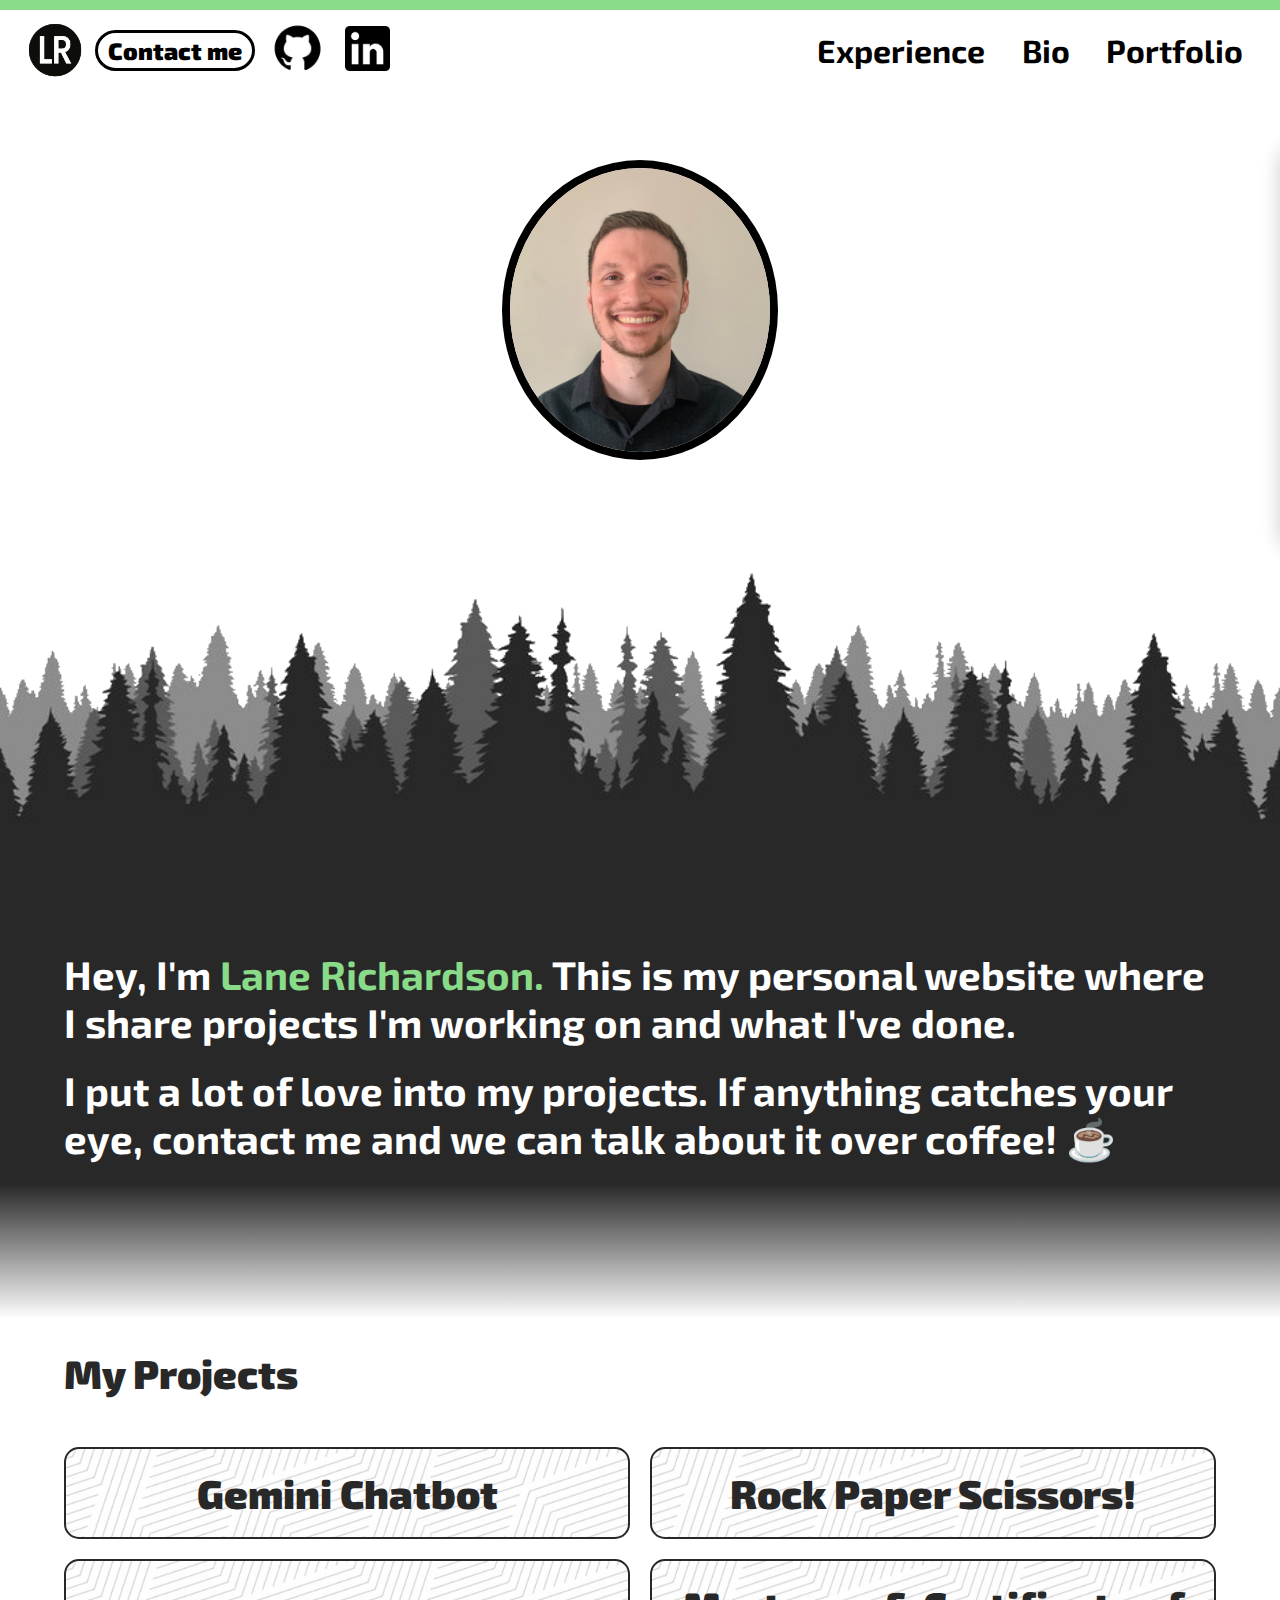
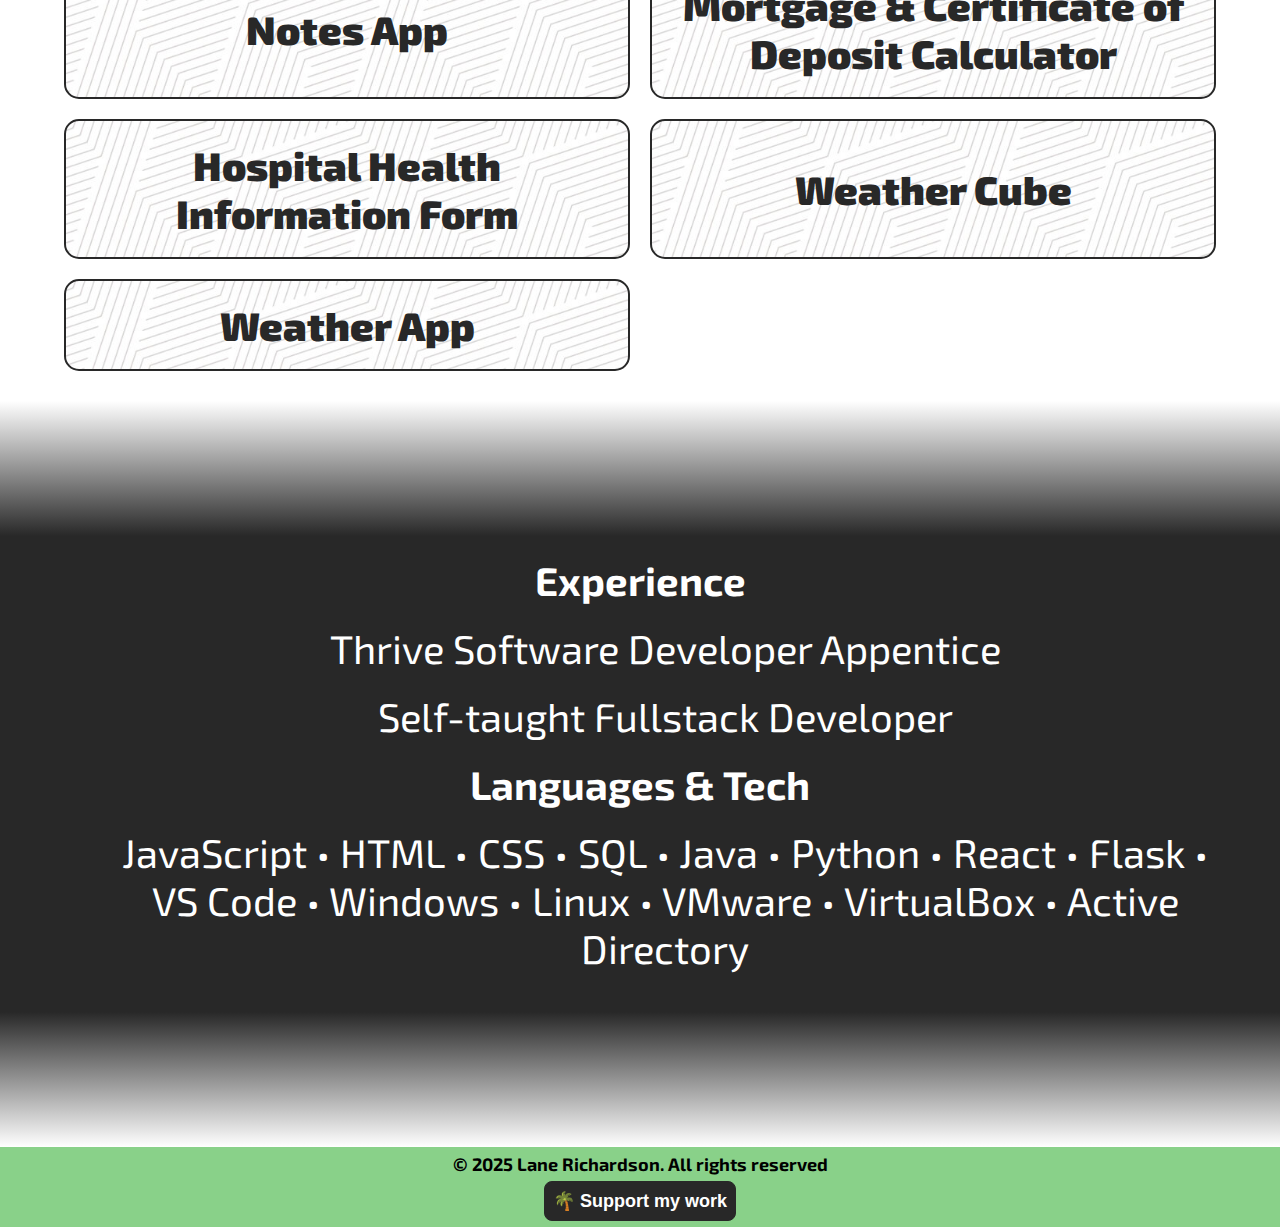
<file: index.html>
<!DOCTYPE html>
<html lang="en">
  <head>
    <meta charset="UTF-8" />
    <meta name="viewport" content="width=device-width, initial-scale=1.0" />
    <title>Lane Richardson</title>
    <link rel="stylesheet" href="styles/index.css" />
    <link rel="icon" href="images/favicon.ico" type="image/x-icon" />
    <link rel="preconnect" href="https://fonts.googleapis.com" />
    <link rel="preconnect" href="https://fonts.gstatic.com" crossorigin />
    <link
      href="https://fonts.googleapis.com/css2?family=Exo+2:ital,wght@0,100..900;1,100..900&family=Merienda:wght@300..900&display=swap"
      rel="stylesheet"
    />
  </head>
  <body>
    <!-- Header and navbar at top of the page -->
    <header>
      <div id="above-header-bar"></div>
      <div id="navbar-container">
        <div class="contact-wrapper">
          <img src="images/logo.png" alt="logo" id="logo" class="pointer" />
          <div id="contact-main" class="contact-me pointer">Contact me</div>
          <a href="https://github.com/LaneLR" target="_blank"
            ><img class="pointer github" src="images/github.png"
          /></a>
          <a href="www.linkedin.com/in/lanelr" target="_blank"
            ><img class="pointer linkedin" src="images/linkedin.png"
          /></a>
        </div>
        <nav id="navbar">
          <p class="pointer"><a href="#exp-transition">Experience</a></p>
          <p class="pointer"><a href="#section-2">Bio</a></p>
          <p class="pointer"><a href="#portfolio-transition">Portfolio</a></p>
        </nav>
      </div>
    </header>
    <main>
      <div id="moving-navbar">
        <div class="mobile-nav-left">
          <img
            src="images/logo.png"
            alt="logo"
            id="logo"
            class="pointer small-logo"
          />
          <div id="contact-mobile" class="contact-me pointer">Contact me</div>
          <a href="https://github.com/LaneLR" target="_blank"
            ><img class="pointer github" src="images/github.png"
          /></a>
          <a href="www.linkedin.com/in/lanelr" target="_blank"
            ><img class="pointer linkedin" src="images/linkedin.png"
          /></a>
        </div>

        <nav id="mobile-navbar">
          <p class="pointer small-text">
            <a href="#exp-transition">Experience</a>
          </p>
          <p class="pointer small-text"><a href="#section-2">Bio</a></p>
          <p class="pointer small-text">
            <a href="#portfolio-transition">Portfolio</a>
          </p>
        </nav>
      </div>
      <section id="contact-menu">
        <div id="contact-row">
          <div class="contact-bar">
            <h3 id="contactform-title">Send me an email!</h3>
            <button id="exit-contact">X</button>
          </div>

          <input id="contact-title" type="text" placeholder="Message title" />
          <textarea row="10" placeholder="Additional comments..."></textarea>
          <button id="submit" class="submitBtn" type="submit">Send</button>
        </div>
      </section>
      <section id="section-1">
        <img id="profile-pic" alt="Lane Richardson" src="images/selfie.jpg" />
      </section>
      <section id="section-2">
        <img
          class="bkgd-img"
          alt="Silhouette of a forest"
          src="images/forest-silhouette.png"
        />
      </section>
      <section id="section-3">
        <p class="text-info-w">
          Hey, I'm <span class="mint">Lane Richardson.</span> This is my
          personal website where I share projects I'm working on and what I've
          done.
        </p>
        <p class="text-info-w">
          I put a lot of love into my projects. If anything catches your eye,
          contact me and we can talk about it over coffee! ☕
        </p>
      </section>
      <section id="portfolio-transition" class="transition-bw"></section>
      <section id="section-4">
        <p class="text-info-b margin-bottom">My Projects</p>
        <div class="grid">
          <a
            href="https://github.com/LaneLR/gemini-chatbot"
            target="_blank"
            class="item pointer"
            >Gemini Chatbot</a
          >
          <a class="item pointer">Rock Paper Scissors!</a>
          <a class="item pointer">Notes App</a>
          <a class="item pointer"
            >Mortgage & Certificate of Deposit Calculator</a
          >
          <a class="item pointer">Hospital Health Information Form</a>
          <a class="item pointer">Weather Cube</a>
          <a class="item pointer">Weather App</a>
        </div>
      </section>
      <section id="exp-transition" class="transition-wb"></section>
      <section id="section-5">
        <p class="text-info-w">Experience</p>
        <p class="text-info-w-small">Thrive Software Developer Appentice</p>
        <p class="text-info-w-small">Self-taught Fullstack Developer</p>
        <p class="text-info-w">Languages & Tech</p>
        <p class="text-info-w-small min-width-200 max-width-500">
          JavaScript • HTML • CSS • SQL • Java • Python • React • Flask • VS
          Code • Windows • Linux • VMware • VirtualBox • Active Directory
        </p>
      </section>
      <section class="transition-bw"></section>
      <section id="section-6"></section>
    </main>
    <footer>
      <p id="footer-txt">© 2025 Lane Richardson. All rights reserved</p>
      <button id="supportbtn" class="pointer">🌴 Support my work</button>
    </footer>
  </body>
  <script src="scripts/index.js"></script>
</html>
</file>
<file: styles/index.css>
* {
  padding: 0;
  margin: 0;
  box-sizing: border-box;
}

html {
  font-family: "Exo 2", sans-serif;
  scroll-behavior: smooth;
  overflow-x: hidden;
}

a {
  color: inherit;
  text-decoration: none;
}

.mint {
  color: rgb(137, 219, 137);
}

.align-center {
  align-items: center;
  justify-content: center;
}

.pointer {
  cursor: pointer;
}

#above-header-bar {
  background-color: rgb(137, 219, 137);
  height: 10px;
  width: 100vw;
}

header {
  width: 100vw;
  background-position: left;
  user-select: none;
}

.contact-wrapper {
  display: flex;
  justify-content: left;
  text-align: left;
  align-items: center;
  padding-left: 10px;
}

.contact-me {
  display: inline;
  color: black;
  border: black 3px solid;
  min-width: 160px;
  text-align: center;
  border-radius: 26px;
  font-size: 1.5em;
  font-weight: 900;
  padding: 3px 6px;
  margin: 0 5px;
}

#navbar-container,
#moving-navbar {
  display: flex;
  justify-content: space-between;
  align-items: center;
  padding-left: 10px;
}

.github {
  width: 55px;
  height: 55px;
  margin: 0 10px;
}

.linkedin {
  width: 45px;
  height: 45px;
  margin: 0 10px;
}

#moving-navbar {
  position: fixed;
  top: -140px;
  left: 0;
  width: 100%;
  height: 60px;
  background-color: rgb(137, 219, 137);
  color: #282828;
  text-align: center;
  z-index: 10;
  transition: top 0.7s ease;
  border-bottom-right-radius: 15px;
  border-bottom-left-radius: 15px;
}

.mobile-nav-left {
  display: flex;
  justify-content: left;
  align-items: center;
}

#moving-navbar.active {
  top: 0;
}

#navbar,
#mobile-navbar {
  display: flex;
  justify-content: space-evenly;
  align-items: center;
  min-width: 500px;
  max-width: 700px;
  height: 80px;
  font-weight: 700;
  font-size: 2em;
}

#navbar {
  padding-right: 0px;
}

#logo {
  width: 70px;
  height: 70px;
}

.small-logo {
  max-width: 60px;
  max-height: 60px;
}

.small-text {
  font-size: 0.8em;
}

.wbg {
  background-color: white;
}

#contactform-title {
  color: #282828;
  font-size: 20px;
}

#contact-row {
  display: flex;
  flex-direction: column;
  justify-content: space-evenly;
  align-items: center;
  height: 100%;
}

.contact-bar {
  display: flex;
  justify-content: space-between;
  align-items: center;
  width: 90%;
  margin-top: -10px;
}

.submitBtn {
  width: 90%;
  padding: 10px;
  border: 1px white solid;
  background-color: #282828;
  color: white;
  font-size: 20px;
  font-weight: 600;
}

#contact-title {
  width: 90%;
  border: 1px white solid;
  background-color: #282828;
  color: white;
  font-size: 14px;
}

textarea {
  height: 230px;
  width: 90%;
  border: 1px white solid;
  background-color: #282828;
  color: white;
  font-size: 14px;
}

#exit-contact {
  border: 1px white solid;
  background-color: #282828;
  color: white;
  width: 25px;
  height: 25px;
  border-radius: 5px;
}

#section-1 {
  display: flex;
  justify-content: center;
  transition: padding-bottom 1s ease;
  padding-top: 20px;
}

#profile-pic {
  margin-top: 50px;
  max-width: 300px;
  max-height: 300px;
  border: black 8px solid;
  border-radius: 50%;
  object-fit: cover;
}

#section-2 {
  display: flex;
  align-items: flex-end;
  height: 270px;
}

#section-3 {
  margin-bottom: -20px;
  padding: 20px 0;
  background-color: #282828;
  height: auto;
  width: 100vw;
  color: white;
}

.text-info-w {
  font-weight: bold;
  font-size: 40px;
  width: 90vw;
  margin: auto auto 20px auto;
}

.text-info-w-small {
  padding-left: 50px;
  font-weight: 400;
  font-size: 40px;
  width: 90vw;
  margin: auto auto 20px auto;
}

.text-info-b {
  font-weight: 900;
  font-size: 40px;
  width: 90vw;
  margin: auto auto 20px auto;
  color: #282828;
}

.margin-bottom {
  margin-bottom: 50px;
}

.bkgd-img {
  width: 100vw;
  max-height: auto;
  display: block;
  margin: 20px auto 0 auto;
}

.centered {
  display: flex;
  justify-content: space-evenly;
  align-items: center;
  flex-flow: row wrap;
  row-gap: 50px;
}

#section-4 {
  height: auto;
  padding: 30px 0;
}

.item {
  position: relative;
  background: white;
  color: #282828;
  border-radius: 15px;
  padding: 20px;
  font-size: 26px;
  border: 2px solid #282828;
  box-sizing: border-box;
  text-align: center;
  align-content: center;
  font-weight: 900;
  font-size: 40px;
  background-image: url(../images/thinpattern.png);
  background-size: cover;
  transition: 
    color 0.2s ease-in-out, 
    filter 0.2s ease-in-out,
    transform 0.2s ease-in-out, 
    box-shadow 0.1s ease-in-out,
    background-color 0.2s ease-in-out, 
    border-color 0.2s ease-in-out;
  transform: translateY(0);
}

.item:hover {
  filter: invert(100%);
  transform: translateY(-15px);
  background-color: #282828;
  border-color: white;
  color: #282828;
  box-shadow: -3px 7px 3px rgb(145, 144, 144);
}

.grid {
  max-width: calc((3 * 500px) + (2 * 30px));
  display: grid;
  grid-template-columns: repeat(auto-fit, minmax(500px, 1fr));
  gap: 20px;
  width: 90vw;
  margin: 0 auto;
}

#section-5 {
  display: flex;
  flex-direction: column;
  text-align: center;
  padding: 20px 0;
  background-color: #282828;
  height: auto;
  width: 100vw;
  color: white;
}

.flex {
  display: flex;
}

.min-width-200 {
  min-width: 200;
}

.max-width-500 {
  max-width: 500;
}

#section-6 {
  max-height: 100px;
}

.transition-bw {
  background: linear-gradient(to bottom, #282828, white);
  height: 15vh;
}

.transition-wb {
  background: linear-gradient(to bottom, white, #282828);
  height: 15vh;
}

#contact-menu {
  position: fixed;
  bottom: 40vh;
  right: -270px;
  height: 400px;
  width: 270px;
  padding: 0.5rem;
  border-top-left-radius: 15px;
  border-bottom-left-radius: 15px;
  box-shadow: 0 8px 20px rgba(0, 0, 0, 0.2);
  z-index: 9;
  background-color: rgb(137, 219, 137);
  border: 1px #282828 solid;
  transition: transform 0.7s ease;
}

#contact-menu.menu-pop {
  transform: translate(-100%);
}

textarea {
  resize: none;
}

@media screen and (min-width: 400px) {
  #section-1 {
    padding-bottom: 100px;
  }
}

@media screen and (min-width: 700px) {
  #section-1 {
    padding-bottom: 150px;
  }
}

@media screen and (min-width: 1000px) {
  #section-1 {
    padding-bottom: 200px;
  }
}

@media screen and (min-width: 1300px) {
  #section-1 {
    padding-bottom: 250px;
  }
}

footer {
  display: flex;
  justify-content: space-evenly;
  align-items: center;
  flex-direction: column;
  background-color: rgb(137, 209, 137);
  height: 80px;
}

#footer-txt {
  font-size: 18px;
  font-weight: 700;
}

#supportbtn {
  font-size: 10px;
  border: #282828 1px solid;
  background-color: #282828;
  color: white;
  font-weight: 600;
  font-size: 18px;
  padding: 8px;
  border-radius: 8px;
}
</file>
